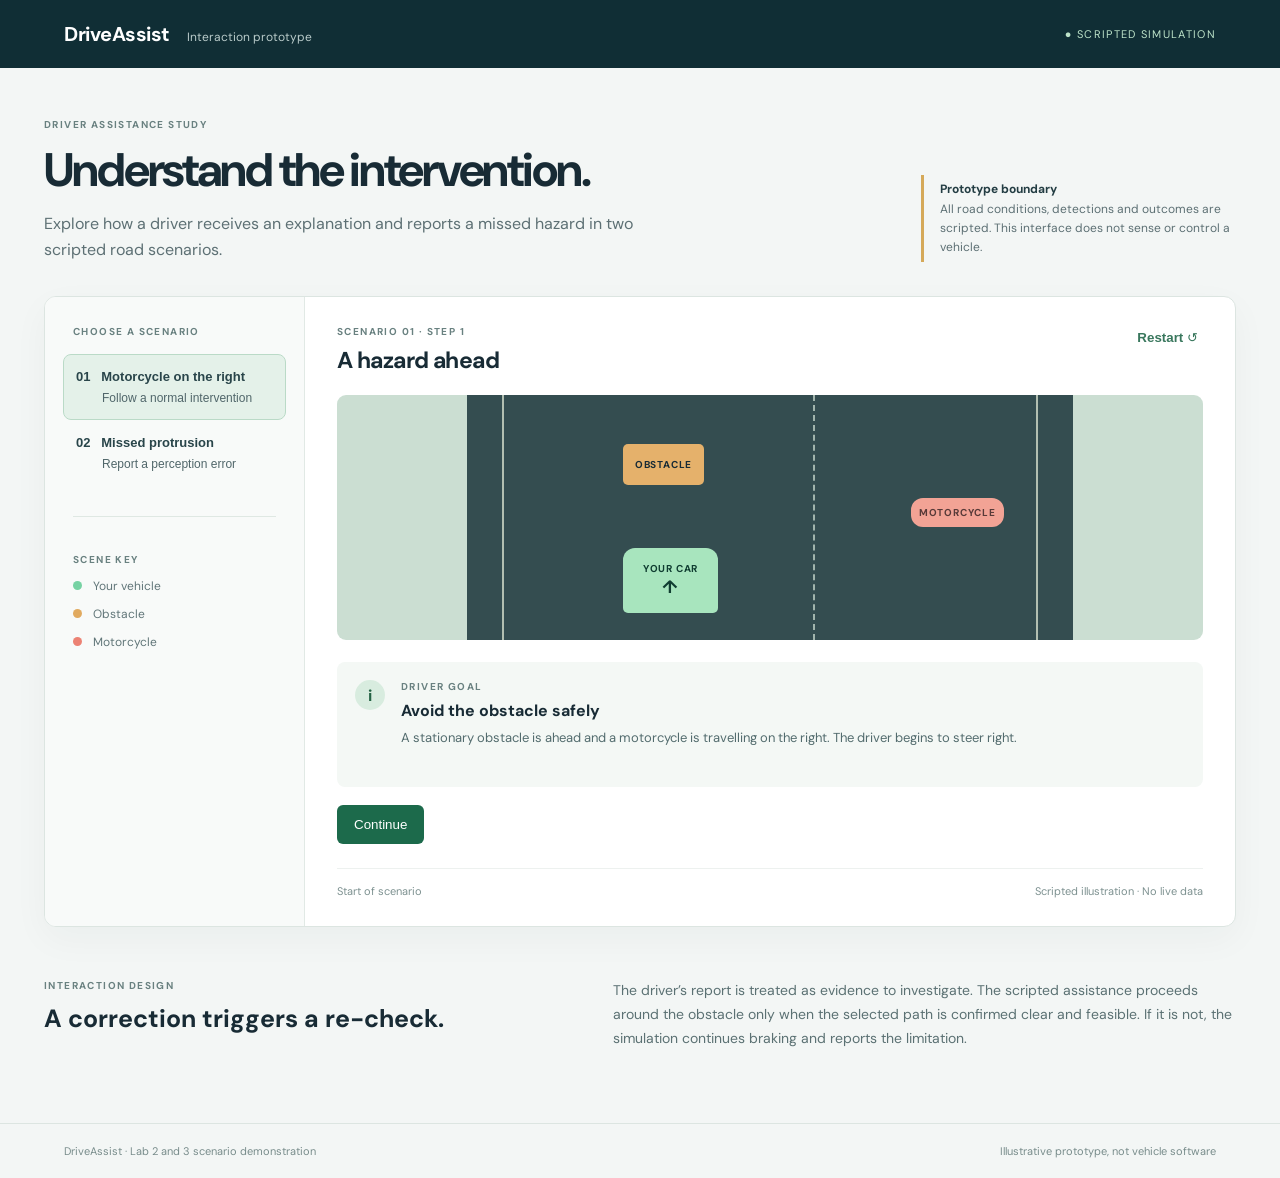
<file: index.html>
<!doctype html>
<html lang="en">
<head>
  <meta charset="utf-8">
  <meta name="viewport" content="width=device-width, initial-scale=1">
  <title>DriveAssist | Interaction prototype</title>
  <link rel="stylesheet" href="style.css">
</head>
<body>
  <header><div class="brand">DriveAssist <span>Interaction prototype</span></div><div class="simulation">● SCRIPTED SIMULATION</div></header>
  <main>
    <section class="intro"><div><p class="eyebrow">DRIVER ASSISTANCE STUDY</p><h1>Understand the intervention.</h1><p>Explore how a driver receives an explanation and reports a missed hazard in two scripted road scenarios.</p></div><div class="notice"><strong>Prototype boundary</strong><br>All road conditions, detections and outcomes are scripted. This interface does not sense or control a vehicle.</div></section>
    <section class="workspace" aria-label="Scenario simulator">
      <aside>
        <p class="eyebrow">CHOOSE A SCENARIO</p>
        <button class="scenario active" data-scenario="normal" aria-pressed="true"><strong>01 &nbsp; Motorcycle on the right</strong><span>Follow a normal intervention</span></button>
        <button class="scenario" data-scenario="missed" aria-pressed="false"><strong>02 &nbsp; Missed protrusion</strong><span>Report a perception error</span></button>
        <div class="legend"><p class="eyebrow">SCENE KEY</p><p><i class="dot car"></i> Your vehicle</p><p><i class="dot hazard"></i> Obstacle</p><p><i class="dot bike"></i> Motorcycle</p></div>
      </aside>
      <div class="dashboard">
        <div class="dashboard-top"><div><p class="eyebrow" id="step-label">SCENARIO 01 · STEP 1</p><h2 id="title"></h2></div><button id="restart" class="text-button">Restart ↺</button></div>
        <div class="road" role="img" id="road" aria-label="Illustration of a vehicle approaching an obstacle with a motorcycle on the right"><div class="lane-line"></div><div class="road-object obstacle">OBSTACLE</div><div class="road-object motorcycle">MOTORCYCLE</div><div class="road-object vehicle">YOUR CAR <span>↑</span></div><div class="protrusion" id="protrusion">▲ MISSED UPPER PROTRUSION</div></div>
        <div class="status" aria-live="polite"><div class="status-icon" id="status-icon">i</div><div><p class="eyebrow" id="status-label"></p><h3 id="status-title"></h3><p id="description"></p></div></div>
        <div class="choices" id="choices"></div>
        <div class="progress"><span id="progress-text"></span><span>Scripted illustration · No live data</span></div>
      </div>
    </section>
    <section class="explanation"><div><p class="eyebrow">INTERACTION DESIGN</p><h2>A correction triggers a re-check.</h2></div><p>The driver’s report is treated as evidence to investigate. The scripted assistance proceeds around the obstacle only when the selected path is confirmed clear and feasible. If it is not, the simulation continues braking and reports the limitation.</p></section>
  </main>
  <footer>DriveAssist · Lab 2 and 3 scenario demonstration <span>Illustrative prototype, not vehicle software</span></footer>
  <script src="app.js"></script>
</body>
</html>
</file>
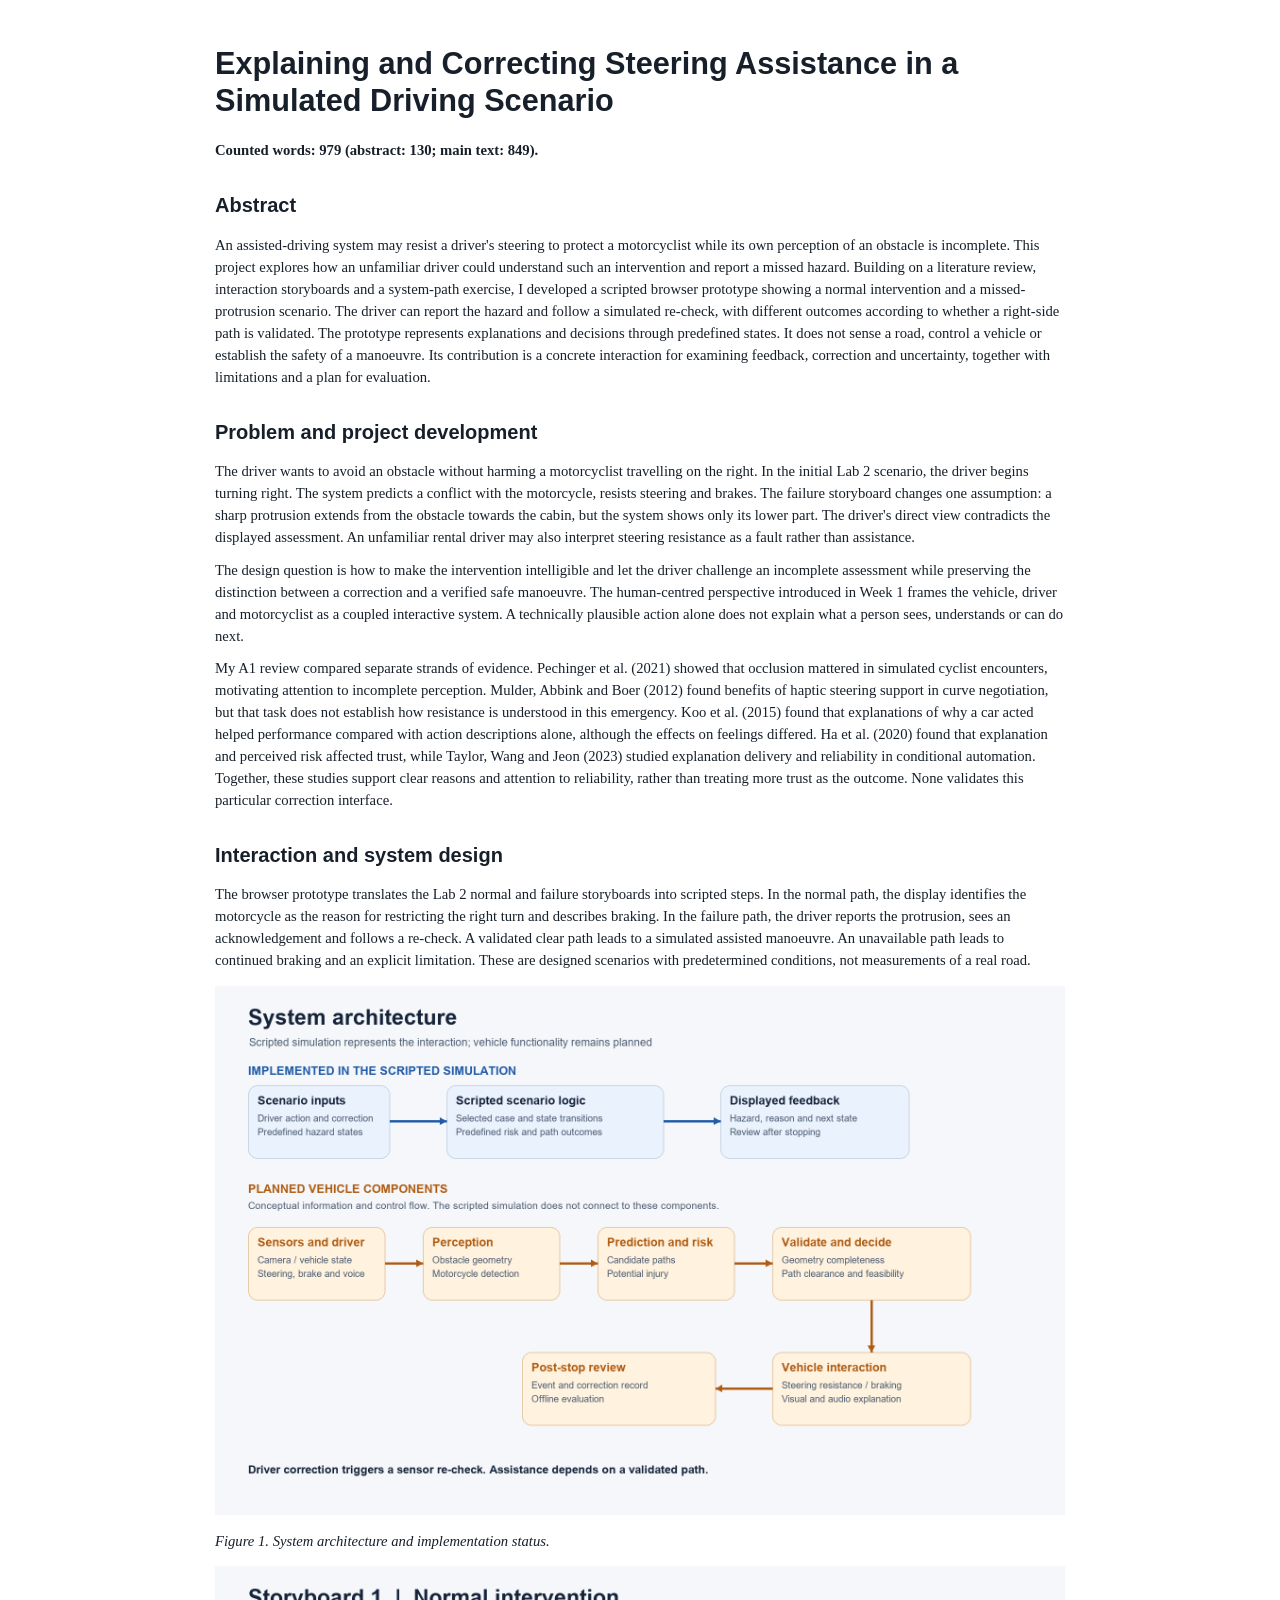
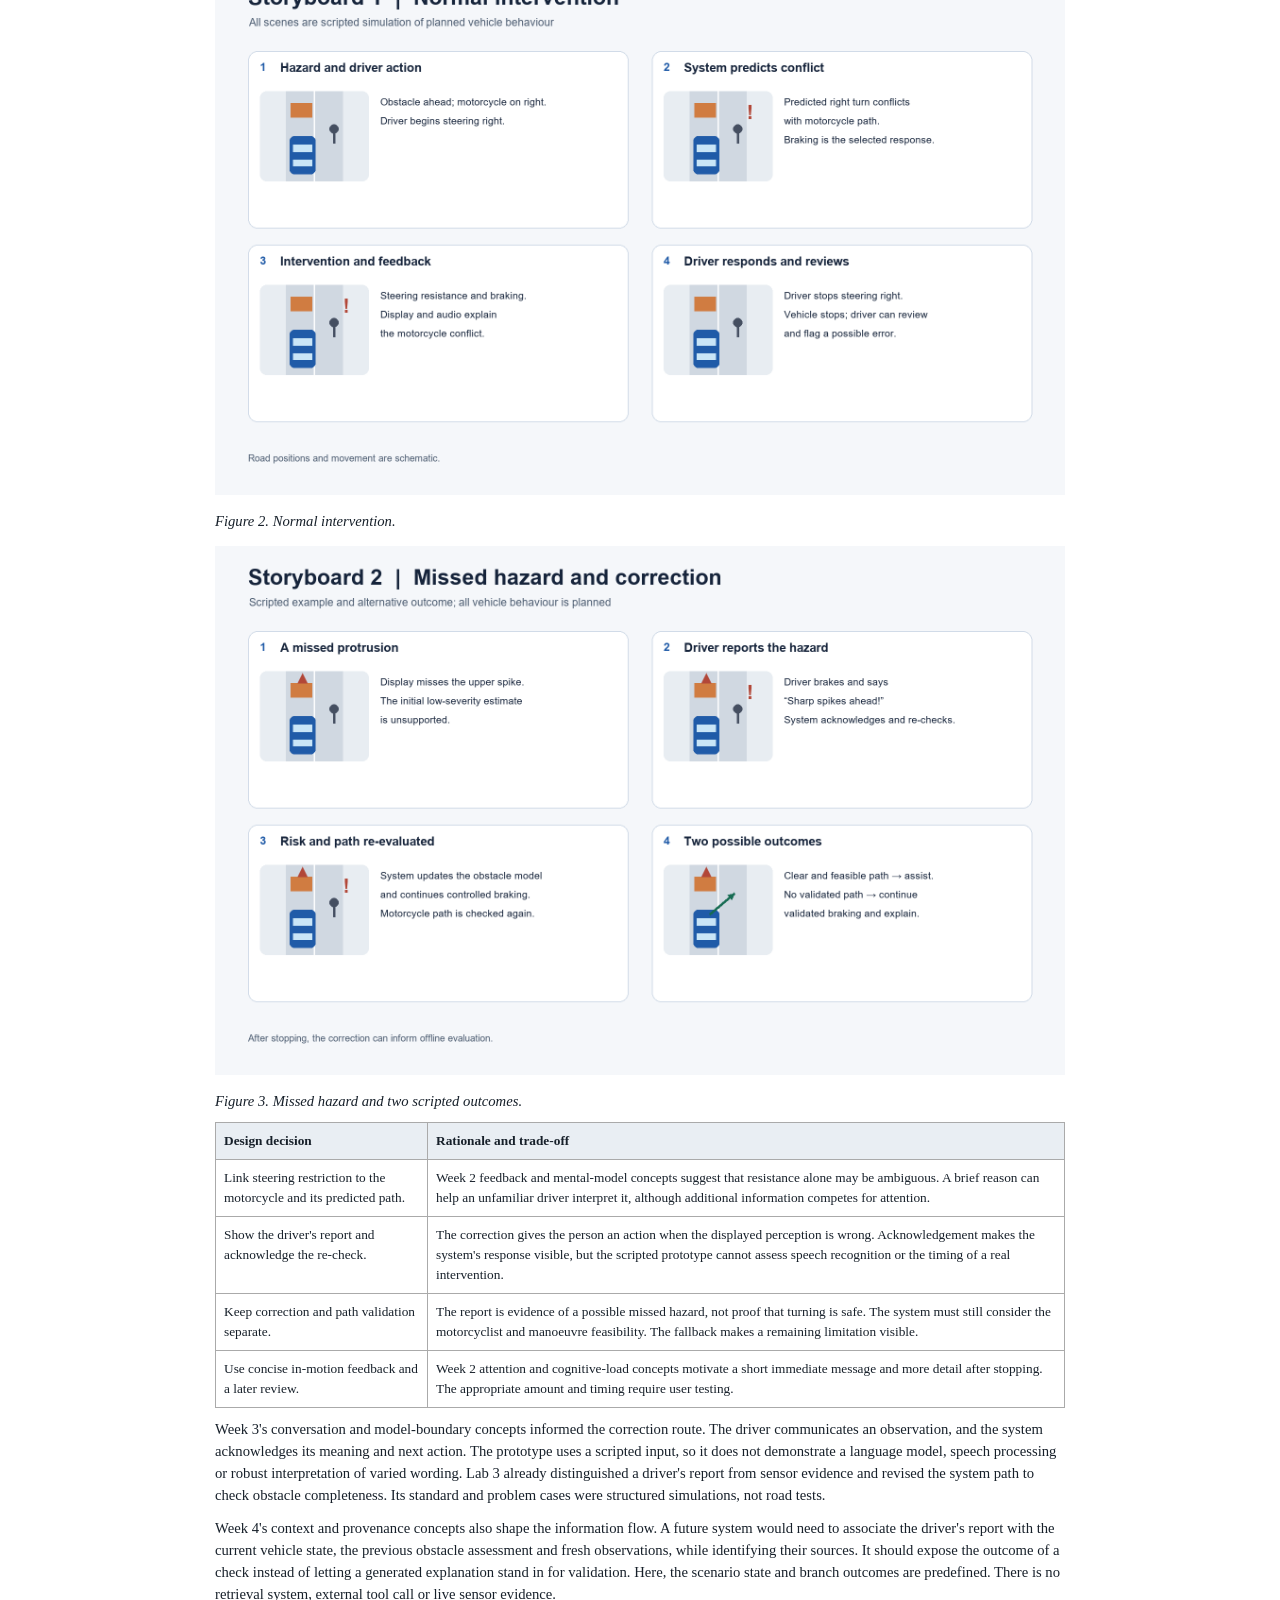
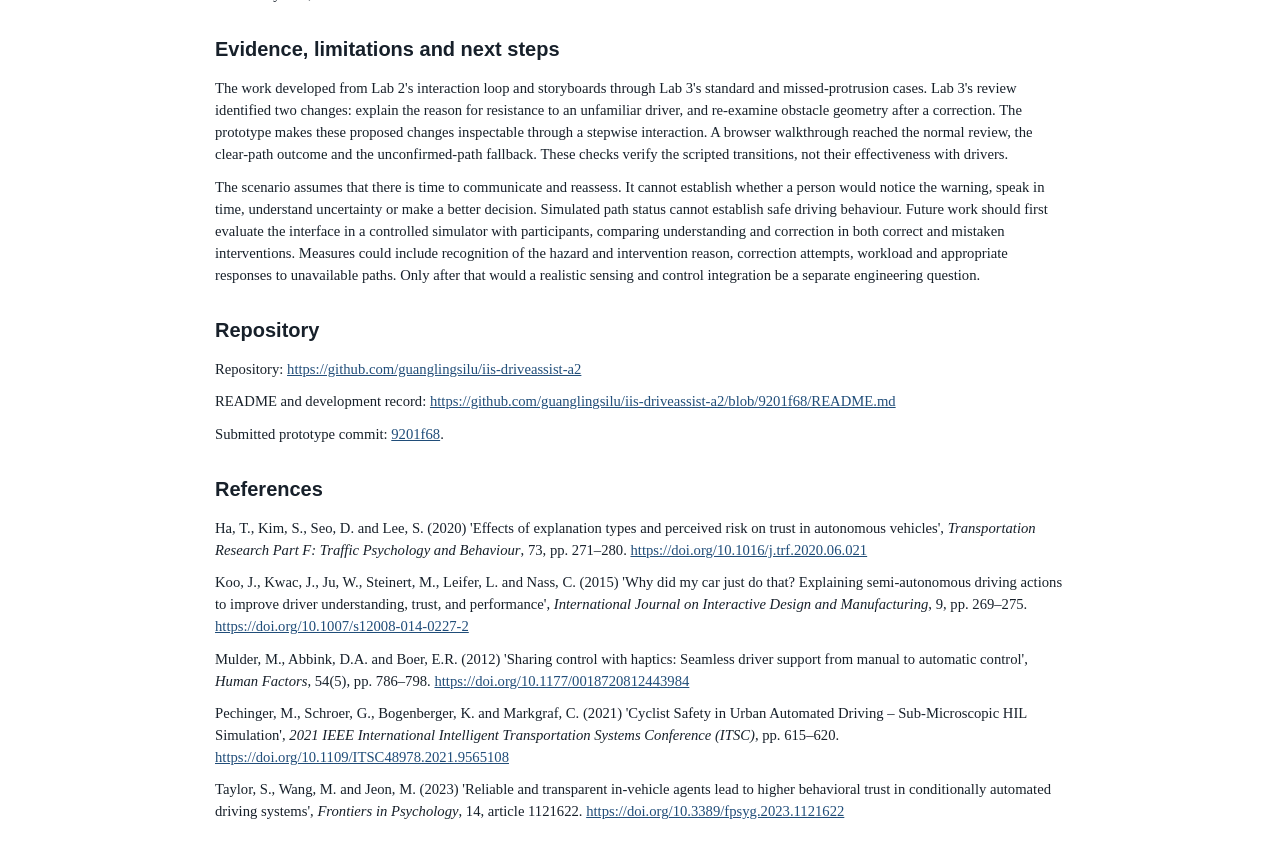
<file: Project_Report.html>
<!doctype html><html lang="en"><head><meta charset="utf-8"><title>Assignment 2 Project Report</title><style>body{font:11pt/1.5 Georgia,serif;color:#17202a;max-width:850px;margin:45px auto;padding:0 25px}h1,h2{font-family:Arial,sans-serif;line-height:1.2}h1{font-size:23pt}h2{font-size:15pt;margin-top:1.6em}p{margin:.7em 0}img{display:block;max-width:100%;height:auto;margin:1em auto}table{border-collapse:collapse;width:100%;font-size:10pt}th,td{border:1px solid #aaa;padding:8px;vertical-align:top}th{background:#e9eef3;text-align:left}a{color:#204d79;overflow-wrap:anywhere}@media print{body{margin:0;max-width:none}img,table{break-inside:avoid}h2{break-after:avoid}}</style></head><body><h1>Explaining and Correcting Steering Assistance in a Simulated Driving Scenario</h1>
<p><strong>Counted words: 979 (abstract: 130; main text: 849).</strong></p>
<h2>Abstract</h2>
<p>An assisted-driving system may resist a driver&#39;s steering to protect a motorcyclist while its own perception of an obstacle is incomplete. This project explores how an unfamiliar driver could understand such an intervention and report a missed hazard. Building on a literature review, interaction storyboards and a system-path exercise, I developed a scripted browser prototype showing a normal intervention and a missed-protrusion scenario. The driver can report the hazard and follow a simulated re-check, with different outcomes according to whether a right-side path is validated. The prototype represents explanations and decisions through predefined states. It does not sense a road, control a vehicle or establish the safety of a manoeuvre. Its contribution is a concrete interaction for examining feedback, correction and uncertainty, together with limitations and a plan for evaluation.</p>
<h2>Problem and project development</h2>
<p>The driver wants to avoid an obstacle without harming a motorcyclist travelling on the right. In the initial Lab 2 scenario, the driver begins turning right. The system predicts a conflict with the motorcycle, resists steering and brakes. The failure storyboard changes one assumption: a sharp protrusion extends from the obstacle towards the cabin, but the system shows only its lower part. The driver&#39;s direct view contradicts the displayed assessment. An unfamiliar rental driver may also interpret steering resistance as a fault rather than assistance.</p>
<p>The design question is how to make the intervention intelligible and let the driver challenge an incomplete assessment while preserving the distinction between a correction and a verified safe manoeuvre. The human-centred perspective introduced in Week 1 frames the vehicle, driver and motorcyclist as a coupled interactive system. A technically plausible action alone does not explain what a person sees, understands or can do next.</p>
<p>My A1 review compared separate strands of evidence. Pechinger et al. (2021) showed that occlusion mattered in simulated cyclist encounters, motivating attention to incomplete perception. Mulder, Abbink and Boer (2012) found benefits of haptic steering support in curve negotiation, but that task does not establish how resistance is understood in this emergency. Koo et al. (2015) found that explanations of why a car acted helped performance compared with action descriptions alone, although the effects on feelings differed. Ha et al. (2020) found that explanation and perceived risk affected trust, while Taylor, Wang and Jeon (2023) studied explanation delivery and reliability in conditional automation. Together, these studies support clear reasons and attention to reliability, rather than treating more trust as the outcome. None validates this particular correction interface.</p>
<h2>Interaction and system design</h2>
<p>The browser prototype translates the Lab 2 normal and failure storyboards into scripted steps. In the normal path, the display identifies the motorcycle as the reason for restricting the right turn and describes braking. In the failure path, the driver reports the protrusion, sees an acknowledgement and follows a re-check. A validated clear path leads to a simulated assisted manoeuvre. An unavailable path leads to continued braking and an explicit limitation. These are designed scenarios with predetermined conditions, not measurements of a real road.</p>
<p><img src="[data-uri]" alt="System architecture"></p>
<p><em>Figure 1. System architecture and implementation status.</em></p>
<p><img src="[data-uri]" alt="Normal interaction storyboard"></p>
<p><em>Figure 2. Normal intervention.</em></p>
<p><img src="[data-uri]" alt="Correction storyboard"></p>
<p><em>Figure 3. Missed hazard and two scripted outcomes.</em></p>
<table>
<thead>
<tr>
<th>Design decision</th>
<th>Rationale and trade-off</th>
</tr>
</thead>
<tbody><tr>
<td>Link steering restriction to the motorcycle and its predicted path.</td>
<td>Week 2 feedback and mental-model concepts suggest that resistance alone may be ambiguous. A brief reason can help an unfamiliar driver interpret it, although additional information competes for attention.</td>
</tr>
<tr>
<td>Show the driver&#39;s report and acknowledge the re-check.</td>
<td>The correction gives the person an action when the displayed perception is wrong. Acknowledgement makes the system&#39;s response visible, but the scripted prototype cannot assess speech recognition or the timing of a real intervention.</td>
</tr>
<tr>
<td>Keep correction and path validation separate.</td>
<td>The report is evidence of a possible missed hazard, not proof that turning is safe. The system must still consider the motorcyclist and manoeuvre feasibility. The fallback makes a remaining limitation visible.</td>
</tr>
<tr>
<td>Use concise in-motion feedback and a later review.</td>
<td>Week 2 attention and cognitive-load concepts motivate a short immediate message and more detail after stopping. The appropriate amount and timing require user testing.</td>
</tr>
</tbody></table>
<p>Week 3&#39;s conversation and model-boundary concepts informed the correction route. The driver communicates an observation, and the system acknowledges its meaning and next action. The prototype uses a scripted input, so it does not demonstrate a language model, speech processing or robust interpretation of varied wording. Lab 3 already distinguished a driver&#39;s report from sensor evidence and revised the system path to check obstacle completeness. Its standard and problem cases were structured simulations, not road tests.</p>
<p>Week 4&#39;s context and provenance concepts also shape the information flow. A future system would need to associate the driver&#39;s report with the current vehicle state, the previous obstacle assessment and fresh observations, while identifying their sources. It should expose the outcome of a check instead of letting a generated explanation stand in for validation. Here, the scenario state and branch outcomes are predefined. There is no retrieval system, external tool call or live sensor evidence.</p>
<h2>Evidence, limitations and next steps</h2>
<p>The work developed from Lab 2&#39;s interaction loop and storyboards through Lab 3&#39;s standard and missed-protrusion cases. Lab 3&#39;s review identified two changes: explain the reason for resistance to an unfamiliar driver, and re-examine obstacle geometry after a correction. The prototype makes these proposed changes inspectable through a stepwise interaction. A browser walkthrough reached the normal review, the clear-path outcome and the unconfirmed-path fallback. These checks verify the scripted transitions, not their effectiveness with drivers.</p>
<p>The scenario assumes that there is time to communicate and reassess. It cannot establish whether a person would notice the warning, speak in time, understand uncertainty or make a better decision. Simulated path status cannot establish safe driving behaviour. Future work should first evaluate the interface in a controlled simulator with participants, comparing understanding and correction in both correct and mistaken interventions. Measures could include recognition of the hazard and intervention reason, correction attempts, workload and appropriate responses to unavailable paths. Only after that would a realistic sensing and control integration be a separate engineering question.</p>
<h2>Repository</h2>
<p>Repository: <a href="https://github.com/guanglingsilu/iis-driveassist-a2">https://github.com/guanglingsilu/iis-driveassist-a2</a></p>
<p>README and development record: <a href="https://github.com/guanglingsilu/iis-driveassist-a2/blob/9201f68/README.md">https://github.com/guanglingsilu/iis-driveassist-a2/blob/9201f68/README.md</a></p>
<p>Submitted prototype commit: <a href="https://github.com/guanglingsilu/iis-driveassist-a2/commit/9201f68">9201f68</a>.</p>
<h2>References</h2>
<p>Ha, T., Kim, S., Seo, D. and Lee, S. (2020) &#39;Effects of explanation types and perceived risk on trust in autonomous vehicles&#39;, <em>Transportation Research Part F: Traffic Psychology and Behaviour</em>, 73, pp. 271–280. <a href="https://doi.org/10.1016/j.trf.2020.06.021">https://doi.org/10.1016/j.trf.2020.06.021</a></p>
<p>Koo, J., Kwac, J., Ju, W., Steinert, M., Leifer, L. and Nass, C. (2015) &#39;Why did my car just do that? Explaining semi-autonomous driving actions to improve driver understanding, trust, and performance&#39;, <em>International Journal on Interactive Design and Manufacturing</em>, 9, pp. 269–275. <a href="https://doi.org/10.1007/s12008-014-0227-2">https://doi.org/10.1007/s12008-014-0227-2</a></p>
<p>Mulder, M., Abbink, D.A. and Boer, E.R. (2012) &#39;Sharing control with haptics: Seamless driver support from manual to automatic control&#39;, <em>Human Factors</em>, 54(5), pp. 786–798. <a href="https://doi.org/10.1177/0018720812443984">https://doi.org/10.1177/0018720812443984</a></p>
<p>Pechinger, M., Schroer, G., Bogenberger, K. and Markgraf, C. (2021) &#39;Cyclist Safety in Urban Automated Driving – Sub-Microscopic HIL Simulation&#39;, <em>2021 IEEE International Intelligent Transportation Systems Conference (ITSC)</em>, pp. 615–620. <a href="https://doi.org/10.1109/ITSC48978.2021.9565108">https://doi.org/10.1109/ITSC48978.2021.9565108</a></p>
<p>Taylor, S., Wang, M. and Jeon, M. (2023) &#39;Reliable and transparent in-vehicle agents lead to higher behavioral trust in conditionally automated driving systems&#39;, <em>Frontiers in Psychology</em>, 14, article 1121622. <a href="https://doi.org/10.3389/fpsyg.2023.1121622">https://doi.org/10.3389/fpsyg.2023.1121622</a></p>
</body></html>
</file>
<file: style.css>
@import url('https://fonts.googleapis.com/css2?family=DM+Sans:wght@400;500;600;700&display=swap');
:root{font-family:'DM Sans',Arial,sans-serif;color:#182b35;background:#f3f6f5;font-synthesis:none}*{box-sizing:border-box}body{margin:0}header{height:68px;background:#102e35;color:white;display:flex;align-items:center;justify-content:space-between;padding:0 max(5%,calc((100% - 1240px)/2));gap:16px}.brand{font-weight:700;font-size:20px;letter-spacing:-.5px}.brand span{font-size:12px;font-weight:400;letter-spacing:0;color:#b9cbca;margin-left:13px}.simulation{font-size:11px;letter-spacing:.12em;color:#bde3c9;white-space:nowrap}main{max-width:1240px;margin:auto;padding:50px 24px 20px}.intro{display:flex;justify-content:space-between;align-items:end;gap:35px;margin-bottom:34px}.intro h1{font-size:clamp(30px,4vw,47px);letter-spacing:-.045em;margin:8px 0 10px}.intro p:not(.eyebrow){color:#5d7074;max-width:620px;margin:0;line-height:1.6}.eyebrow{font-size:10px;letter-spacing:.14em;font-weight:700;color:#698180;margin:0}.notice{max-width:315px;border-left:3px solid #d5a959;padding:5px 0 5px 16px;font-size:12px;line-height:1.6;color:#5d7074}.notice strong{color:#233d43}.workspace{display:grid;grid-template-columns:260px 1fr;background:white;border:1px solid #dce5e1;border-radius:12px;overflow:hidden;box-shadow:0 12px 36px #14352b0a}aside{background:#f8faf9;padding:28px 18px;border-right:1px solid #e1e9e5}aside>.eyebrow{margin:0 10px 16px}.scenario{width:100%;text-align:left;border:1px solid transparent;background:transparent;border-radius:8px;padding:14px 12px;color:#50666a;cursor:pointer}.scenario strong,.scenario span{display:block}.scenario strong{font-size:13px;color:#29454a}.scenario span{font-size:12px;margin:7px 0 0 26px}.scenario.active{background:#e4f1e9;border-color:#badac7}.legend{border-top:1px solid #dfe8e3;margin:30px 10px 0;padding-top:24px;font-size:12px;color:#607578}.legend p{margin:12px 0}.dot{display:inline-block;width:9px;height:9px;border-radius:50%;margin-right:8px}.car{background:#76d2a3}.hazard{background:#e1aa60}.bike{background:#ec8274}.dashboard{padding:28px 32px}.dashboard-top{display:flex;justify-content:space-between;gap:12px;align-items:start}.dashboard h2{font-size:23px;letter-spacing:-.025em;margin:7px 0 20px}.text-button{background:none;border:0;color:#39775d;font-weight:700;cursor:pointer;padding:5px}.road{height:245px;position:relative;overflow:hidden;border-radius:9px;background:linear-gradient(90deg,#cbded2 0 15%,#344d50 15% 85%,#cbded2 85% 100%)}.road:before,.road:after{content:'';position:absolute;height:100%;top:0;border-left:2px solid #d2ddca;opacity:.8}.road:before{left:19%}.road:after{right:19%}.lane-line{position:absolute;left:55%;height:100%;border-left:2px dashed #a2b5ad}.road-object{position:absolute;font-size:10px;letter-spacing:.08em;font-weight:700;text-align:center}.obstacle{top:20%;left:33%;padding:14px 12px;background:#e5b16b;border-radius:5px}.motorcycle{right:23%;top:42%;background:#f2a395;color:#583a38;border-radius:12px;padding:8px}.vehicle{bottom:11%;left:33%;color:#103d31;background:#a8e5be;border-radius:12px 12px 5px 5px;padding:14px 20px}.vehicle span{display:block;font-size:18px}.protrusion{display:none;position:absolute;top:9%;left:33%;font-size:9px;font-weight:700;color:#ffe4b6}.road.reveal .protrusion{display:block}.status{display:flex;gap:16px;margin-top:22px;padding:18px;background:#f4f8f5;border-radius:8px;min-height:125px}.status-icon{flex:0 0 30px;height:30px;border-radius:50%;display:grid;place-items:center;background:#d8ecdf;color:#246344;font-weight:700}.status h3{font-size:16px;margin:7px 0}.status p:last-child{font-size:13px;line-height:1.6;color:#536c6e;margin:0}.choices{display:flex;gap:10px;flex-wrap:wrap;margin-top:18px}.choices button{border:0;border-radius:6px;padding:12px 17px;background:#1c6a4b;color:white;font:600 13px inherit;cursor:pointer}.choices button.secondary{background:#e9efeb;color:#315448}.choices button:hover,.scenario:hover{filter:brightness(.96)}button:focus-visible{outline:3px solid #d59c44;outline-offset:2px}.progress{display:flex;justify-content:space-between;gap:10px;border-top:1px solid #edf1ef;margin-top:24px;padding-top:15px;color:#7d9190;font-size:11px}.explanation{display:grid;grid-template-columns:1fr 1.2fr;gap:50px;padding:52px 0}.explanation h2{font-size:25px;margin:10px 0}.explanation>p{font-size:14px;color:#5b7173;line-height:1.7;margin:0}footer{border-top:1px solid #dce5e1;padding:20px max(5%,calc((100% - 1190px)/2));color:#788c8b;font-size:11px;display:flex;justify-content:space-between;gap:20px}@media(max-width:700px){header{padding:0 20px}.brand span{display:none}main{padding:32px 16px}.intro{display:block}.notice{margin-top:24px}.workspace{display:block}aside{border-right:0;border-bottom:1px solid #e1e9e5}.legend{display:none}.dashboard{padding:24px 18px}.road{height:210px}.road-object{font-size:8px}.obstacle{left:25%}.vehicle{left:25%}.motorcycle{right:19%}.protrusion{left:25%}.explanation{display:block;padding:40px 0}.progress,footer{flex-wrap:wrap}}
</file>
